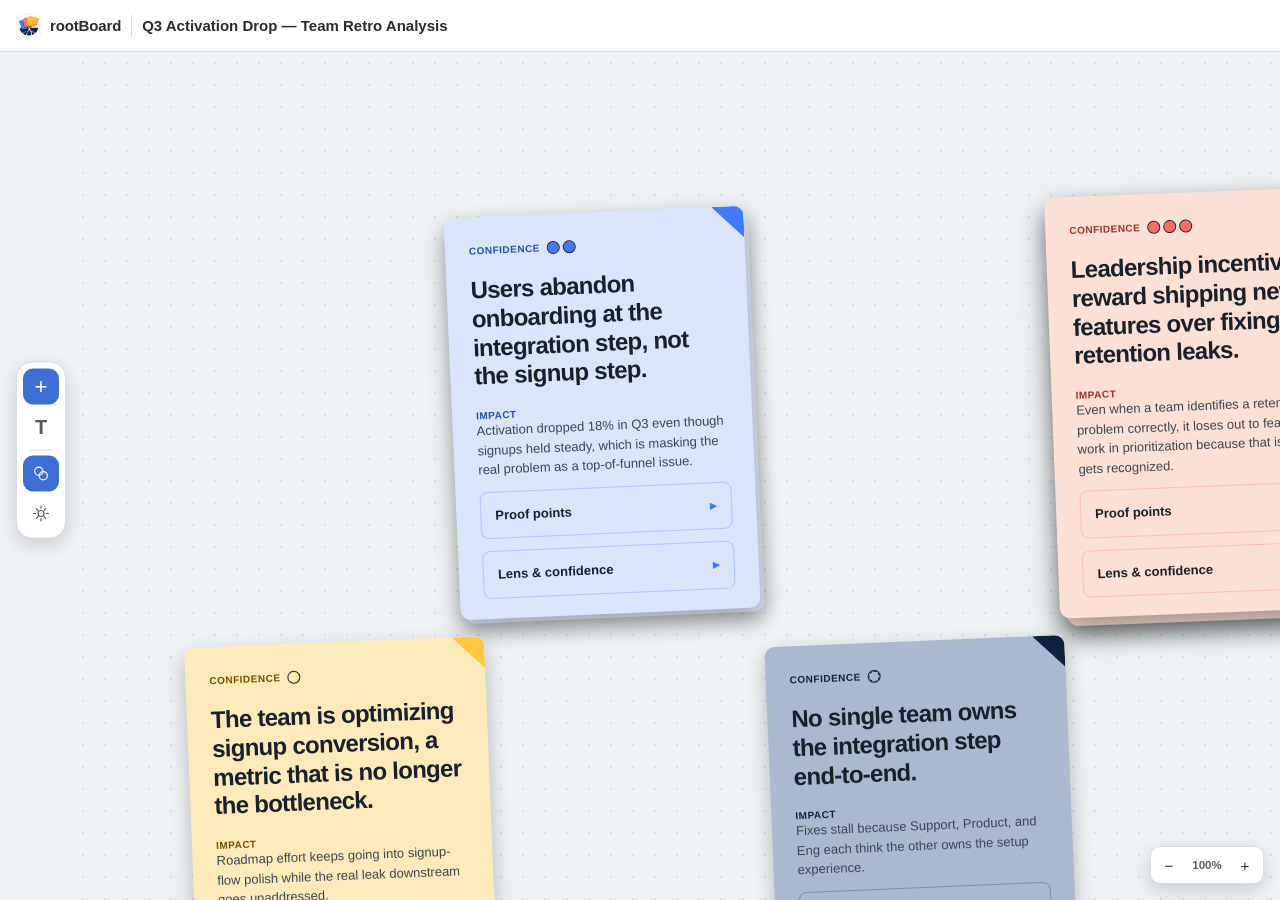
<file: examples/renderer-fixtures/sample-board.html>
<!doctype html>
<html lang="en">
  <head>
    <meta charset="utf-8" />
    <meta name="viewport" content="width=device-width, initial-scale=1" />
    <title>Problem Board — Sample Fixture</title>
    <link rel="stylesheet" href="../../skills/rootboard/renderer/whiteboard/whiteboard.css" />
  </head>
  <body>
    <div id="board-root"></div>

    <!--
      This file is skills/rootboard/renderer/board-template/index.html with the
      __BOARD_DATA__ placeholder replaced by examples/renderer-fixtures/sample-board.json.
      It exists so the fixture can be opened directly in a browser with no
      build step or local server (avoids file:// fetch/CORS restrictions).
    -->
    <script>
      window.BOARD_DATA = {
        "board_title": "Q3 Activation Drop — Team Retro Analysis",
        "generated_at": "2026-08-20T15:00:00Z",
        "source_summary": "45-minute team retro transcript about the Q3 activation dip",
        "cards": [
          {
            "id": "card-01",
            "problem_statement": "Users abandon onboarding at the integration step, not the signup step.",
            "impact": "Activation dropped 18% in Q3 even though signups held steady, which is masking the real problem as a top-of-funnel issue.",
            "proof_points": [
              "3 of 5 churned accounts in the transcript stalled at 'connect your data source'.",
              "Support tickets tagged 'setup' rose 40% quarter over quarter."
            ],
            "frameworks": [
              {
                "name": "Jobs to Be Done",
                "proof_points": [
                  "Users describe the integration step as 'someone else's job', suggesting a handoff gap."
                ],
                "confidence": "High"
              },
              {
                "name": "Funnel Analysis",
                "proof_points": [
                  "3 of 5 churned accounts in the transcript stalled at 'connect your data source'."
                ],
                "confidence": "High"
              }
            ],
            "position": { "x": 380, "y": 160 },
            "convergence_note": "Both lenses independently pointed at the integration step rather than signup, despite the team framing this as a signup problem.",
            "created_by": "agent",
            "tags": ["activation", "onboarding"]
          },
          {
            "id": "card-02",
            "problem_statement": "No single team owns the integration step end-to-end.",
            "impact": "Fixes stall because Support, Product, and Eng each think the other owns the setup experience.",
            "proof_points": [
              "Support lead says 'we just file the ticket, product usually reprioritizes it away'.",
              "Eng says the integration UI has had no owner since the last reorg in Q1."
            ],
            "frameworks": [
              {
                "name": "Stakeholder Mapping",
                "proof_points": [
                  "Support lead says 'we just file the ticket, product usually reprioritizes it away'.",
                  "Eng says the integration UI has had no owner since the last reorg in Q1."
                ]
              }
            ],
            "position": { "x": 700, "y": 440 },
            "convergence_note": "",
            "created_by": "agent",
            "tags": ["ownership"]
          },
          {
            "id": "card-03",
            "problem_statement": "The team is optimizing signup conversion, a metric that is no longer the bottleneck.",
            "impact": "Roadmap effort keeps going into signup-flow polish while the real leak downstream goes unaddressed.",
            "proof_points": [
              "Q3 planning doc lists three signup-flow experiments and zero integration-flow experiments."
            ],
            "frameworks": [
              {
                "name": "Systems Thinking",
                "proof_points": [
                  "Q3 planning doc lists three signup-flow experiments and zero integration-flow experiments."
                ]
              }
            ],
            "position": { "x": 120, "y": 460 },
            "convergence_note": "",
            "created_by": "agent",
            "tags": ["strategy", "blind-spot"]
          },
          {
            "id": "card-04",
            "problem_statement": "Leadership incentives reward shipping new features over fixing retention leaks.",
            "impact": "Even when a team identifies a retention problem correctly, it loses out to feature work in prioritization because that is what gets recognized.",
            "proof_points": [
              "PM says 'retention fixes don't show up in the launch recap deck'.",
              "Last two quarters' promo packets cited feature launches, not retention saves.",
              "Roadmap review meeting spent 40 minutes on new features, 4 minutes on the activation dip."
            ],
            "frameworks": [
              {
                "name": "Five Whys",
                "proof_points": [
                  "Chain of 'why' answers traces the activation dip back to 'retention work isn't prioritized', not to a UX defect."
                ],
                "confidence": "High"
              },
              {
                "name": "Systems Thinking",
                "proof_points": [
                  "Roadmap review meeting spent 40 minutes on new features, 4 minutes on the activation dip."
                ],
                "confidence": "High"
              },
              {
                "name": "Stakeholder Mapping",
                "proof_points": [
                  "PM says 'retention fixes don't show up in the launch recap deck'.",
                  "Last two quarters' promo packets cited feature launches, not retention saves."
                ],
                "confidence": "High"
              }
            ],
            "position": { "x": 980, "y": 140 },
            "convergence_note": "Three independent lenses converged on an incentive-structure root cause, well upstream of anything the team discussed fixing directly.",
            "created_by": "agent",
            "tags": ["incentives", "blind-spot"]
          }
        ]
      };
    </script>
    <script src="../../skills/rootboard/renderer/whiteboard/whiteboard-core.js"></script>
    <script src="../../skills/rootboard/renderer/whiteboard/whiteboard.js"></script>
    <script>
      ProblemBoard.mount(window.BOARD_DATA, document.getElementById("board-root"));
    </script>
  </body>
</html>
</file>
<file: skills/rootboard/renderer/whiteboard/whiteboard.css>
/* Stacked-sticky-note whiteboard styling.
   Self-contained: no network-dependent fonts, icons, or frameworks. The brand
   mark image is a base64 data: URI set inline in whiteboard.js so the artifact
   still opens correctly with no network access. */

:root {
  --board-bg: #eef1f4;
  --board-dot: #d7dce2;
  --ink: #2b2b2b;
  --ink-soft: #5a5a5a;
  --chrome-ink: #2b2b2b;
  --chrome-ink-soft: #5a5a5a;
  --toolbar-bg: #ffffff;
  --toolbar-border: #d7dce2;
  --accent: #3b6fd6;
  --accent-ring: #3b6fd6;
  --card-focus-ring: #2456a6;
  --focus-active-bg: #3b6fd6;
  --focus-active-ink: #ffffff;
  --danger: #c0392b;
  --sticky-ink: #18202b;
  --sticky-impact-ink: #3d4652;
  --disclosure-focus-ring: #2456a6;
  --tension-edge: #624700;
  --wave-vivid-blue-paper: #dae4fa;
  --wave-vivid-blue-accent: #3d7bfa;
  --wave-vivid-blue-label: #2451ad;
  --wave-coral-paper: #fcdfd5;
  --wave-coral-accent: #ff6b57;
  --wave-coral-label: #9b3327;
  --wave-warm-yellow-paper: #fdeab9;
  --wave-warm-yellow-accent: #ffc83d;
  --wave-warm-yellow-label: #725200;
  --wave-deep-navy-paper: #aab9d0;
  --wave-deep-navy-accent: #0f2341;
  --wave-deep-navy-label: #0f2341;
}

@media (prefers-color-scheme: dark) {
  :root {
    --board-bg: #1c1e22;
    --board-dot: #2c2f34;
    --ink: #1f1f1f;
    --ink-soft: #444;
    --chrome-ink: #f0f2f5;
    --chrome-ink-soft: #c7cbd1;
    --toolbar-bg: #26292e;
    --toolbar-border: #383c42;
    --accent: #6d9bff;
    --accent-ring: #6d9bff;
    --card-focus-ring: #3b6fd6;
    --focus-active-bg: #3b6fd6;
    --focus-active-ink: #ffffff;
  }
  body {
    color: #e8e8e8;
  }
}

* {
  box-sizing: border-box;
}

html,
body {
  margin: 0;
  height: 100%;
  font-family: -apple-system, BlinkMacSystemFont, "Segoe UI", Helvetica, Arial,
    sans-serif;
}

body {
  overflow: hidden;
  background: var(--board-bg);
}

.board-toolbar {
  position: fixed;
  top: 0;
  left: 0;
  right: 0;
  z-index: 50;
  display: flex;
  align-items: center;
  height: 52px;
  gap: 10px;
  padding: 0 16px;
  background: var(--toolbar-bg);
  border-bottom: 1px solid var(--toolbar-border);
}

.board-brand {
  display: flex;
  align-items: center;
  gap: 8px;
  flex: none;
}

.board-brand img {
  width: 26px;
  height: 26px;
  flex: none;
  display: block;
}

.board-brand .wordmark {
  font-family: -apple-system, BlinkMacSystemFont, "Segoe UI", Helvetica, Arial,
    sans-serif;
  font-weight: 650;
  font-size: 15px;
  letter-spacing: -0.01em;
  color: var(--chrome-ink);
  white-space: nowrap;
}

.board-toolbar h1 {
  min-width: 0;
  flex: 1 1 auto;
  font-size: 15px;
  font-weight: 700;
  margin: 0;
  overflow: hidden;
  text-overflow: ellipsis;
  color: var(--chrome-ink);
  white-space: nowrap;
  border-radius: 4px;
  cursor: text;
  outline: none;
  transition: background-color 120ms ease, box-shadow 120ms ease;
}

.board-toolbar h1:hover {
  background: color-mix(in srgb, var(--chrome-ink) 6%, transparent);
}

.board-toolbar h1:focus {
  background: color-mix(in srgb, var(--chrome-ink) 6%, transparent);
  box-shadow: 0 0 0 2px var(--accent-ring);
  text-overflow: clip;
}

.copy-context {
  flex: none;
  border: 1px solid var(--toolbar-border);
  border-radius: 7px;
  padding: 6px 10px;
  background: transparent;
  color: var(--chrome-ink);
  font-size: 12px;
  font-weight: 650;
  line-height: 1;
  white-space: nowrap;
  cursor: pointer;
  transition: background-color 120ms ease, border-color 120ms ease;
}

.copy-context:hover:not(:disabled) {
  border-color: var(--accent);
  background: color-mix(in srgb, var(--accent) 7%, transparent);
}

.copy-context:disabled {
  opacity: 0.7;
  cursor: default;
}

.copy-context:focus-visible {
  outline: 2px solid var(--accent-ring);
  outline-offset: 2px;
}

.board-divider {
  width: 1px;
  height: 22px;
  flex: none;
  background: var(--toolbar-border);
}

.board-status {
  display: flex;
  align-items: center;
  flex: none;
  gap: 9px;
  margin-left: 8px;
}

.board-status[hidden],
.focus-status-indicator[hidden],
.focus-clear[hidden] {
  display: none;
}

.focus-status-text {
  display: flex;
  align-items: center;
  gap: 7px;
  font-size: 12px;
  color: var(--chrome-ink-soft);
}

.focus-status-indicator {
  width: 6px;
  height: 6px;
  flex: none;
  border-radius: 50%;
  background: var(--accent);
  box-shadow: 0 0 0 3px color-mix(in srgb, var(--accent) 14%, transparent);
}

.focus-status-compact {
  display: none;
}

.focus-clear {
  border: none;
  border-radius: 7px;
  padding: 5px 8px;
  background: transparent;
  color: var(--accent);
  font-size: 11px;
  font-weight: 600;
  cursor: pointer;
}

.focus-clear:hover:not(:disabled) {
  background: rgba(59, 111, 214, 0.03);
  text-decoration: underline;
  text-underline-offset: 2px;
}

.focus-clear:disabled,
.focus-clear[hidden] {
  opacity: 0.45;
  cursor: default;
}

.focus-clear:focus-visible {
  outline: 2px solid var(--accent-ring);
  outline-offset: 2px;
}

@media (max-width: 640px) {
  .board-toolbar {
    gap: 6px;
    padding: 0 10px;
  }
  .board-brand {
    gap: 6px;
  }
  .board-status {
    gap: 5px;
    margin-left: 4px;
  }
  .focus-status-full {
    display: none;
  }
  .focus-status-compact {
    display: inline;
  }
  .focus-clear {
    padding: 4px 6px;
  }
  .copy-context {
    padding: 6px 8px;
  }
}

.board-canvas {
  position: absolute;
  top: 52px;
  /* Leaves room for the fixed side panel so it never sits over cards or
     zones that start near the canvas's own left edge. */
  left: 72px;
  right: 0;
  bottom: 0;
  overflow: auto;
  background-image: radial-gradient(var(--board-dot) 1px, transparent 1px);
  background-size: 22px 22px;
  cursor: grab;
}

.board-canvas.panning {
  cursor: grabbing;
}

/* Sized in script to content-size × zoom -- this is what overflow:auto
   actually measures for its scrollbars, since a transform on the content
   layer below (board-canvas-inner) changes how it paints but not how it
   lays out. Without this layer, zooming in would paint cards the browser
   has no scroll room to reach. */
.board-canvas-sizer {
  position: relative;
  width: 3600px;
  height: 2400px;
}

.board-canvas-inner {
  position: absolute;
  top: 0;
  left: 0;
  width: 3600px;
  height: 2400px;
  transform-origin: 0 0;
}

.board-empty {
  position: absolute;
  top: 120px;
  left: 60px;
  color: var(--ink-soft);
  font-size: 14px;
  max-width: 320px;
}

/* --- Freeform text labels --- */

.board-label {
  position: absolute;
  z-index: 6;
  display: flex;
  align-items: center;
  min-width: 140px;
  max-width: 560px;
  min-height: 46px;
  gap: 4px;
  padding: 7px 8px 7px 12px;
  border: 1px solid transparent;
  border-radius: 10px;
  color: var(--chrome-ink);
  cursor: grab;
  user-select: none;
  touch-action: none;
}

.board-label:hover,
.board-label:focus-within {
  background: var(--toolbar-bg);
  border-color: var(--toolbar-border);
  box-shadow: 0 4px 14px rgba(0, 0, 0, 0.12);
}

.board-label.dragging {
  z-index: 40;
  cursor: grabbing;
}

.board-label-text {
  min-width: 100px;
  max-width: 500px;
  overflow: hidden;
  color: inherit;
  font-size: 23px;
  font-weight: 700;
  line-height: 1.25;
  white-space: nowrap;
  text-overflow: ellipsis;
  cursor: text;
  user-select: text;
  touch-action: auto;
}

.board-label-text:empty::before {
  content: attr(data-placeholder);
  color: var(--chrome-ink-soft);
  font-weight: 600;
  opacity: 0.75;
}

.board-label-text:focus {
  outline: none;
}

.board-label:focus-within {
  outline: 2px solid var(--accent-ring);
  outline-offset: 2px;
}

.board-label-delete {
  flex: none;
  width: 24px;
  height: 24px;
  padding: 0;
  border: 0;
  border-radius: 7px;
  background: transparent;
  color: var(--chrome-ink-soft);
  font-size: 18px;
  line-height: 1;
  cursor: pointer;
  opacity: 0;
  pointer-events: none;
}

.board-label:hover .board-label-delete,
.board-label:focus-within .board-label-delete,
.board-label-delete:focus-visible {
  opacity: 1;
  pointer-events: auto;
}

.board-label-delete:hover {
  background: rgba(192, 57, 43, 0.12);
  color: var(--danger);
}

.board-label-delete:focus-visible {
  outline: 2px solid var(--accent-ring);
  outline-offset: 1px;
}

/* --- Card --- */

.card {
  position: absolute;
  width: 300px;
  cursor: grab;
  user-select: none;
  touch-action: none;
  transition: left 0.45s cubic-bezier(0.2, 0.8, 0.2, 1),
    top 0.45s cubic-bezier(0.2, 0.8, 0.2, 1), opacity 0.16s ease;
}

.card.dragging {
  cursor: grabbing;
  z-index: 40;
  transition: none !important;
}

.card.merge-source-completing {
  opacity: 0;
  transform: translate(var(--merge-travel-x), var(--merge-travel-y)) scale(0.72) !important;
  transition: opacity 0.2s ease, transform 0.2s ease !important;
}

.card[data-wave="vivid-blue"] {
  --sticky-paper: var(--wave-vivid-blue-paper);
  --sticky-accent: var(--wave-vivid-blue-accent);
  --sticky-label: var(--wave-vivid-blue-label);
}

.card[data-wave="coral"] {
  --sticky-paper: var(--wave-coral-paper);
  --sticky-accent: var(--wave-coral-accent);
  --sticky-label: var(--wave-coral-label);
}

.card[data-wave="warm-yellow"] {
  --sticky-paper: var(--wave-warm-yellow-paper);
  --sticky-accent: var(--wave-warm-yellow-accent);
  --sticky-label: var(--wave-warm-yellow-label);
}

.card[data-wave="deep-navy"] {
  --sticky-paper: var(--wave-deep-navy-paper);
  --sticky-accent: var(--wave-deep-navy-accent);
  --sticky-label: var(--wave-deep-navy-label);
}

.sticky {
  position: relative;
  padding: 28px 24px 20px;
  border-radius: 10px;
  box-shadow: 0 8px 20px rgba(0, 0, 0, 0.24);
  background: var(--sticky-paper);
  font-size: 13px;
  line-height: 1.5;
  color: var(--sticky-ink);
  transition: box-shadow 0.16s ease, outline-color 0.12s ease;
}

.merge-progress-ring {
  position: absolute;
  inset: -7px;
  z-index: 3;
  visibility: hidden;
  opacity: 0;
  pointer-events: none;
}

.merge-progress-ring svg {
  display: block;
  width: 100%;
  height: 100%;
  overflow: visible;
}

.merge-progress-fill {
  fill: none;
  stroke: var(--accent-ring);
  stroke-width: 3;
  stroke-linejoin: round;
  stroke-dasharray: 1;
  stroke-dashoffset: 1;
  vector-effect: non-scaling-stroke;
}

.card.merge-target .sticky {
  outline: 2px solid var(--accent-ring);
  outline-offset: 3px;
  animation: merge-halo-pulse 0.75s ease-in-out alternate infinite;
}

.card.merge-target .merge-progress-ring {
  visibility: visible;
  opacity: 1;
}

.card.merge-target .merge-progress-fill {
  animation: merge-progress-fill 1.5s linear forwards;
}

.card.merge-target-completing .sticky {
  transform: translateY(-5px) scale(1.025);
  transition: transform 0.2s ease;
}

@keyframes merge-progress-fill {
  to {
    stroke-dashoffset: 0;
  }
}

@keyframes merge-halo-pulse {
  from {
    outline-width: 1px;
    outline-offset: 2px;
  }
  to {
    outline-width: 3px;
    outline-offset: 6px;
  }
}

@media (prefers-reduced-motion: reduce) {
  .card.merge-source-completing {
    transform: none !important;
    transition: none !important;
  }

  .card.merge-target .sticky,
  .card.merge-target-completing .sticky {
    animation: none;
    transform: none;
    transition: none;
  }
}

.sticky::after {
  content: "";
  position: absolute;
  top: 0;
  right: 0;
  z-index: 1;
  width: 32px;
  height: 32px;
  background: var(--sticky-accent);
  clip-path: polygon(0 0, 100% 0, 100% 100%);
  border-radius: 0 10px 0 0;
  box-shadow: -2px 2px 3px rgba(0, 0, 0, 0.16);
  pointer-events: none;
}

/* Fanned stack layers peeking out behind the top note */
.stack-layer {
  position: absolute;
  inset: 0;
  border-radius: 10px;
  background: var(--sticky-paper);
  box-shadow: 0 5px 14px rgba(0, 0, 0, 0.20);
  z-index: -1;
}

.card .card-toolbar {
  position: absolute;
  top: -12px;
  right: -8px;
  display: flex;
  gap: 4px;
  z-index: 2;
  opacity: 0;
  transition: opacity 0.12s ease;
}

.card:hover .card-toolbar,
.card:focus-within .card-toolbar {
  opacity: 1;
}

.icon-btn {
  width: 22px;
  height: 22px;
  border-radius: 50%;
  border: 1px solid rgba(0, 0, 0, 0.15);
  background: #fff;
  font-size: 11px;
  line-height: 1;
  cursor: pointer;
  display: flex;
  align-items: center;
  justify-content: center;
  padding: 0;
}

.icon-btn.delete {
  color: var(--danger);
}

.card-field {
  outline: none;
  border-radius: 3px;
  padding: 2px 3px;
  margin: -2px -3px;
}

.card-field:focus {
  background: rgba(255, 255, 255, 0.65);
  box-shadow: 0 0 0 1px rgba(0, 0, 0, 0.15);
}

.card-field.placeholder {
  color: rgba(0, 0, 0, 0.4);
  font-style: italic;
}

.signal-label,
.card-label {
  font-size: 10px;
  font-weight: 700;
  line-height: 1;
  text-transform: uppercase;
  letter-spacing: 0.05em;
  color: var(--sticky-label);
}

.problem-statement {
  font-size: 24px;
  font-weight: 800;
  line-height: 1.2;
  letter-spacing: -0.03em;
}

.problem-statement + .card-label {
  margin-top: 20px;
}

.impact-copy {
  font-size: 13px;
  font-weight: 400;
  line-height: 1.5;
  color: var(--sticky-impact-ink);
}

.proof-points {
  margin: 0;
  padding-left: 16px;
}

.proof-points li {
  margin-bottom: 3px;
}

.proof-points li::marker {
  color: var(--sticky-accent);
}

.framework-entry li::marker {
  color: var(--sticky-accent);
}

.proof-point-row {
  display: flex;
  align-items: flex-start;
  gap: 4px;
}

.proof-point-row .card-field {
  flex: 1;
}

.remove-point {
  border: none;
  background: none;
  color: var(--sticky-label);
  cursor: pointer;
  font-size: 12px;
  line-height: 1;
  padding: 1px 2px;
}

.remove-point:hover {
  color: var(--sticky-ink);
}

.add-point-btn {
  border: none;
  background: none;
  color: var(--sticky-label);
  cursor: pointer;
  font-size: 11px;
  padding: 2px 0 0;
}

.framework-entry {
  margin-bottom: 6px;
}

.framework-entry .fw-name {
  font-weight: 700;
  font-size: 11px;
}

.framework-entry ul {
  margin: 2px 0 0;
  padding-left: 14px;
  font-size: 11.5px;
}

.convergence-note {
  margin-top: 4px;
  font-size: 11px;
  font-style: italic;
  color: var(--sticky-impact-ink);
}

.disclosure-toggle {
  display: flex;
  width: 100%;
  align-items: center;
  justify-content: space-between;
  margin-top: 12px;
  padding: 13px 14px;
  border: 1px solid color-mix(in srgb, var(--sticky-accent) 28%, transparent);
  border-radius: 8px;
  background: transparent;
  color: var(--sticky-ink);
  font: inherit;
  font-weight: 700;
  text-align: left;
  cursor: pointer;
  transition: background-color 0.16s ease, border-color 0.16s ease;
}

.disclosure-toggle:hover:not(:disabled) {
  background: color-mix(in srgb, var(--sticky-accent) 8%, transparent);
}

.disclosure-toggle:focus-visible {
  outline: 3px solid var(--disclosure-focus-ring);
  outline-offset: 2px;
}

.disclosure-toggle:disabled {
  opacity: 1;
  color: var(--sticky-ink);
  cursor: default;
}

.disclosure-toggle:disabled:hover {
  background: transparent;
}

.disclosure-chevron {
  color: var(--sticky-accent);
  transition: transform 0.16s ease;
}

.disclosure-toggle[aria-expanded="true"] .disclosure-chevron {
  transform: rotate(90deg);
}

.disclosure-panel {
  margin-top: -8px;
  padding: 16px 14px 13px;
  border: 1px solid color-mix(in srgb, var(--sticky-accent) 28%, transparent);
  border-top: 0;
  border-radius: 0 0 8px 8px;
  color: var(--sticky-impact-ink);
  font-size: 12px;
  line-height: 1.5;
  transition: border-color 0.16s ease;
}

.disclosure-panel[hidden] {
  display: none;
}

/* --- Convergence weight: deeper shadow the more lenses agree. Reinforces,
   rather than duplicates, the confidence dot count below. --- */

.card[data-convergence="partial"] .sticky {
  box-shadow: 0 10px 24px rgba(0, 0, 0, 0.28);
}
.card[data-convergence="partial"] .stack-layer {
  box-shadow: 0 7px 18px rgba(0, 0, 0, 0.24);
}
.card[data-convergence="strong"] .sticky {
  box-shadow: 0 14px 30px rgba(0, 0, 0, 0.34);
}
.card[data-convergence="strong"] .stack-layer {
  box-shadow: 0 9px 22px rgba(0, 0, 0, 0.28);
}

/* --- Confidence: a labeled row of dots, one per contributing framework
   (so the count echoes the stack depth above), each dot's own fill
   showing that framework's confidence. --- */

.signal-block {
  display: flex;
  align-items: center;
  justify-content: flex-start;
  gap: 8px;
  margin: 0 0 20px;
}

.signal-dots {
  display: inline-flex;
  align-items: center;
  gap: 5px;
}

.signal-dot {
  width: 11px;
  height: 11px;
  border-radius: 50%;
  border: 1.5px solid var(--sticky-accent);
  outline: 1px solid var(--sticky-ink);
  background: transparent;
  box-sizing: border-box;
  cursor: help;
}

.signal-dot[data-confidence="high"] {
  background: var(--sticky-accent);
}

.signal-dot[data-confidence="medium"] {
  background: linear-gradient(90deg, var(--sticky-accent) 50%, transparent 50%);
}

.signal-dot[data-confidence="low"] {
  border-color: var(--sticky-accent);
  background: radial-gradient(circle, var(--sticky-accent) 28%, transparent 30%);
}

.signal-dot[data-confidence="unknown"] {
  border-style: dashed;
}

.signal-more {
  font-size: 10px;
  color: var(--sticky-label);
}

/* --- Tension: one global dashed semantic edge, independent of the wave
   accent and separate from the confidence dots above. --- */

.sticky[data-tension="true"] {
  border-bottom: 4px dashed var(--tension-edge);
}

/* --- Theme zones (clustering) ---
   Deliberately background: a soft tinted region with a dashed edge and a
   small label, sitting behind the cards in DOM order. The pattern should be
   visible at a glance without ever pulling focus away from the cards. */

.zone {
  position: absolute;
  border-radius: 28px;
  border: 1.5px dashed;
  pointer-events: none;
  transition: left 0.4s ease, top 0.4s ease, width 0.4s ease,
    height 0.4s ease;
}

.zone-label {
  position: absolute;
  top: 10px;
  left: 16px;
  font-size: 10px;
  font-weight: 700;
  text-transform: uppercase;
  letter-spacing: 0.05em;
  padding: 3px 9px;
  border-radius: 999px;
  background: rgba(255, 255, 255, 0.85);
  color: var(--ink-soft);
  box-shadow: 0 1px 3px rgba(0, 0, 0, 0.12);
}

@media (prefers-color-scheme: dark) {
  .zone-label {
    background: rgba(38, 41, 46, 0.85);
    color: #c7c9cc;
  }
}

/* --- Permanent side panel ---
   Compact Add and canvas-level view controls, separate from the board
   context so the working tools stay out of the title bar. */

.side-panel {
  position: fixed;
  left: 16px;
  top: 50%;
  transform: translateY(-50%);
  z-index: 60;
  display: flex;
  flex-direction: column;
  gap: 4px;
  padding: 6px;
  background: var(--toolbar-bg);
  border: 1px solid var(--toolbar-border);
  border-radius: 16px;
  box-shadow: 0 6px 18px rgba(0, 0, 0, 0.15);
}

.side-panel-btn {
  position: relative;
  width: 36px;
  height: 36px;
  font-family: inherit;
  border: none;
  border-radius: 10px;
  background: transparent;
  color: var(--chrome-ink-soft);
  cursor: pointer;
  display: flex;
  align-items: center;
  justify-content: center;
  padding: 0;
}

.side-panel-divider {
  width: 24px;
  height: 1px;
  margin: 1px auto;
  background: var(--toolbar-border);
}

.side-panel-btn:focus-visible {
  outline: 3px solid var(--accent-ring);
  outline-offset: 2px;
}

.side-panel-btn::after {
  content: attr(data-tooltip);
  position: absolute;
  left: calc(100% + 10px);
  top: 50%;
  z-index: 2;
  padding: 7px 9px;
  border-radius: 6px;
  background: #24292f;
  color: #ffffff;
  box-shadow: 0 3px 10px rgba(0, 0, 0, 0.2);
  font-size: 12px;
  font-weight: 600;
  line-height: 1;
  white-space: nowrap;
  opacity: 0;
  visibility: hidden;
  pointer-events: none;
  transform: translate(-4px, -50%);
  transition: opacity 120ms ease, transform 120ms ease, visibility 120ms;
}

.side-panel-btn:hover::after,
.side-panel-btn:focus-visible::after {
  opacity: 1;
  visibility: visible;
  transform: translate(0, -50%);
}

.side-panel-btn svg {
  width: 18px;
  height: 18px;
}

.side-panel-btn:hover {
  background: rgba(0, 0, 0, 0.06);
}

@media (prefers-color-scheme: dark) {
  .side-panel-btn:hover {
    background: rgba(255, 255, 255, 0.08);
  }
}

.side-panel-btn[data-action="add"] {
  background: var(--accent);
  color: #fff;
  font-size: 22px;
  font-weight: 500;
}

.side-panel-btn[data-action="text"] {
  font-size: 20px;
  font-weight: 700;
}

@media (prefers-color-scheme: dark) {
  .side-panel-btn[data-action="add"] {
    color: #1f1f1f;
  }
}

.side-panel-btn.active {
  background: var(--focus-active-bg);
  color: var(--focus-active-ink);
}

.side-panel-btn:disabled {
  opacity: 0.4;
  cursor: default;
}

.side-panel-btn:disabled:hover {
  background: transparent;
}

.side-panel-btn.active:disabled {
  background: var(--focus-active-bg);
}

/* --- Focus spotlight --- */

.card.focus-focused {
  z-index: 5;
}

.card.focus-focused.dragging {
  z-index: 40;
}

.card.focus-focused .sticky {
  box-shadow: 0 14px 30px rgba(0, 0, 0, 0.32);
}

.card.focus-focused[data-convergence="partial"] .sticky {
  box-shadow: 0 17px 36px rgba(0, 0, 0, 0.36);
}

.card.focus-focused[data-convergence="strong"] .sticky {
  box-shadow: 0 20px 42px rgba(0, 0, 0, 0.40);
}

.card.focus-selectable {
  cursor: pointer;
}

.card.focus-dimmed {
  opacity: 0.22;
  cursor: pointer;
}

.card.focus-dimmed:hover {
  opacity: 0.58;
}

.card.focus-dimmed:focus-visible {
  opacity: 1;
}

.card.focus-selectable:hover .sticky,
.card.focus-selectable:focus-visible .sticky,
.card.focus-dimmed:hover .sticky,
.card.focus-dimmed:focus-visible .sticky {
  outline: 2px dashed var(--card-focus-ring);
  outline-offset: 3px;
}

.focus-remove {
  width: 30px;
  height: 30px;
  margin: -4px;
  border-color: transparent;
  background: transparent;
  opacity: 0.72;
  color: var(--ink-soft);
}

.focus-remove::before {
  content: "−";
  display: flex;
  align-items: center;
  justify-content: center;
  width: 22px;
  height: 22px;
  border: 1px solid rgba(0, 0, 0, 0.15);
  border-radius: 50%;
  background: #fff;
}

.focus-remove:hover,
.focus-remove:focus-visible {
  opacity: 1;
}

@media (prefers-reduced-motion: reduce) {
  .card,
  .sticky,
  .disclosure-toggle,
  .disclosure-chevron,
  .disclosure-panel {
    transition: none;
  }
}

/* --- Zoom controls ---
   Floating bottom-right, the conventional spot for view-navigation controls
   (distinct from the side panel, which edits the board's content layout). */

.zoom-controls {
  position: fixed;
  right: 16px;
  bottom: 16px;
  z-index: 60;
  display: flex;
  align-items: center;
  gap: 2px;
  padding: 4px;
  background: var(--toolbar-bg);
  border: 1px solid var(--toolbar-border);
  border-radius: 10px;
  box-shadow: 0 6px 18px rgba(0, 0, 0, 0.15);
}

.zoom-btn {
  width: 28px;
  height: 28px;
  border: none;
  border-radius: 7px;
  background: transparent;
  color: var(--ink);
  font-size: 15px;
  line-height: 1;
  cursor: pointer;
  display: flex;
  align-items: center;
  justify-content: center;
  padding: 0;
}

.zoom-level {
  min-width: 44px;
  border: none;
  background: transparent;
  color: var(--ink-soft);
  font-size: 11.5px;
  font-weight: 600;
  cursor: pointer;
  padding: 4px 2px;
  border-radius: 7px;
}

.zoom-btn:hover,
.zoom-level:hover {
  background: rgba(0, 0, 0, 0.06);
}

@media (prefers-color-scheme: dark) {
  .zoom-btn,
  .zoom-level {
    color: #e8e8e8;
  }
  .zoom-level {
    color: #c7c9cc;
  }
  .zoom-btn:hover,
  .zoom-level:hover {
    background: rgba(255, 255, 255, 0.08);
  }
}
</file>
